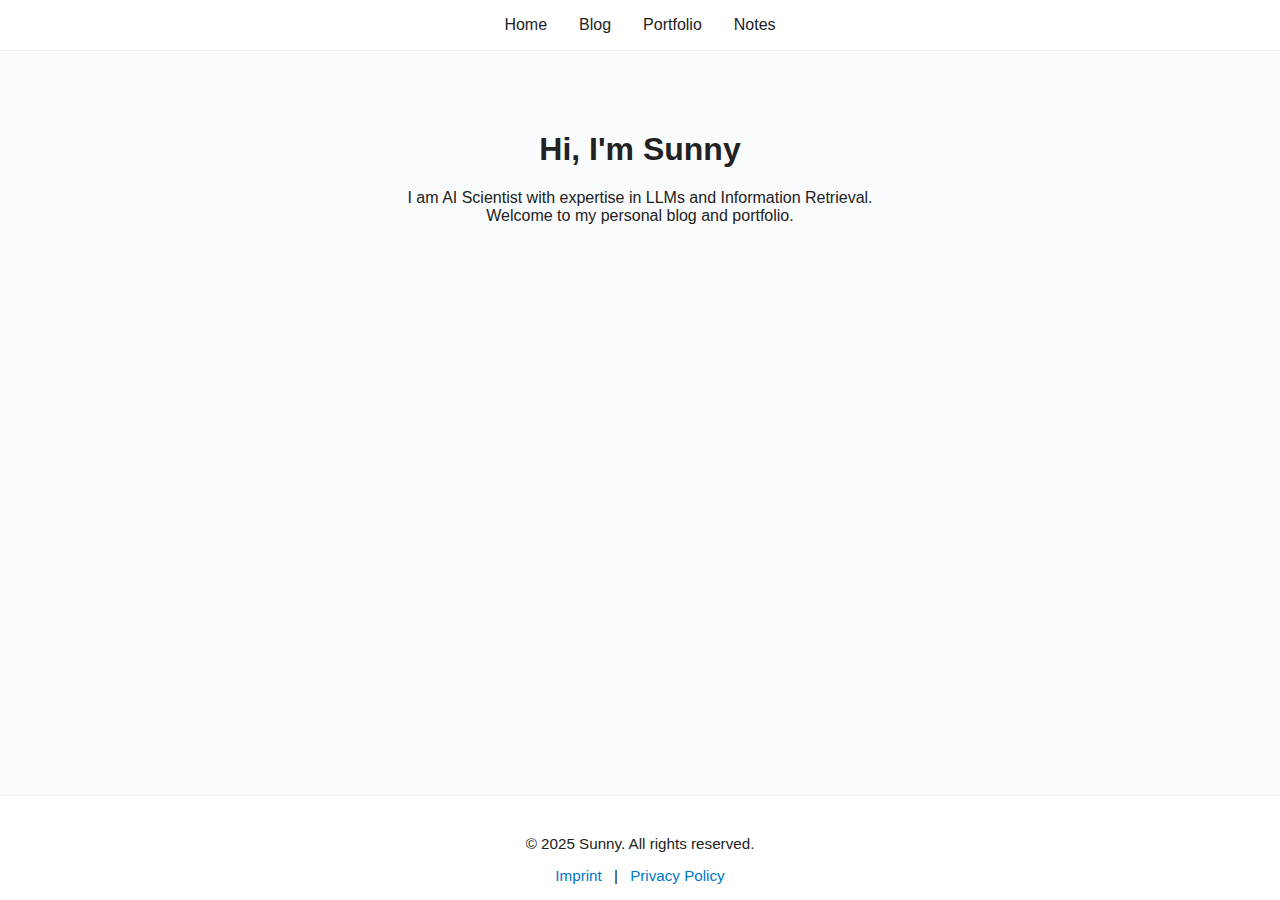
<file: index.html>
<!DOCTYPE html>
<html lang="en">
<head>
  <meta charset="UTF-8">
  <meta name="viewport" content="width=device-width, initial-scale=1.0">
  <title>Home | Personal Blog</title>
  <link rel="stylesheet" href="assets/css/style.css">
</head>
<body>
  <header>
    <nav>
      <ul>
        <li><a href="index.html">Home</a></li>
        <li><a href="blog.html">Blog</a></li>
        <li><a href="portfolio.html">Portfolio</a></li>
        <li><a href="notes.html">Notes</a></li>
      </ul>
    </nav>
  </header>
  <main>
    <section class="intro">
      <h1>Hi, I'm Sunny</h1>
      <p>I am AI Scientist with expertise in LLMs and Information Retrieval. <br> Welcome to my personal blog and portfolio.</p>
    </section>
  </main>
  <footer>
    <p>&copy; 2025 Sunny. All rights reserved.</p>
    <a href="#">Imprint</a> | <a href="#">Privacy Policy</a>
  </footer>
</body>
</html>
</file>
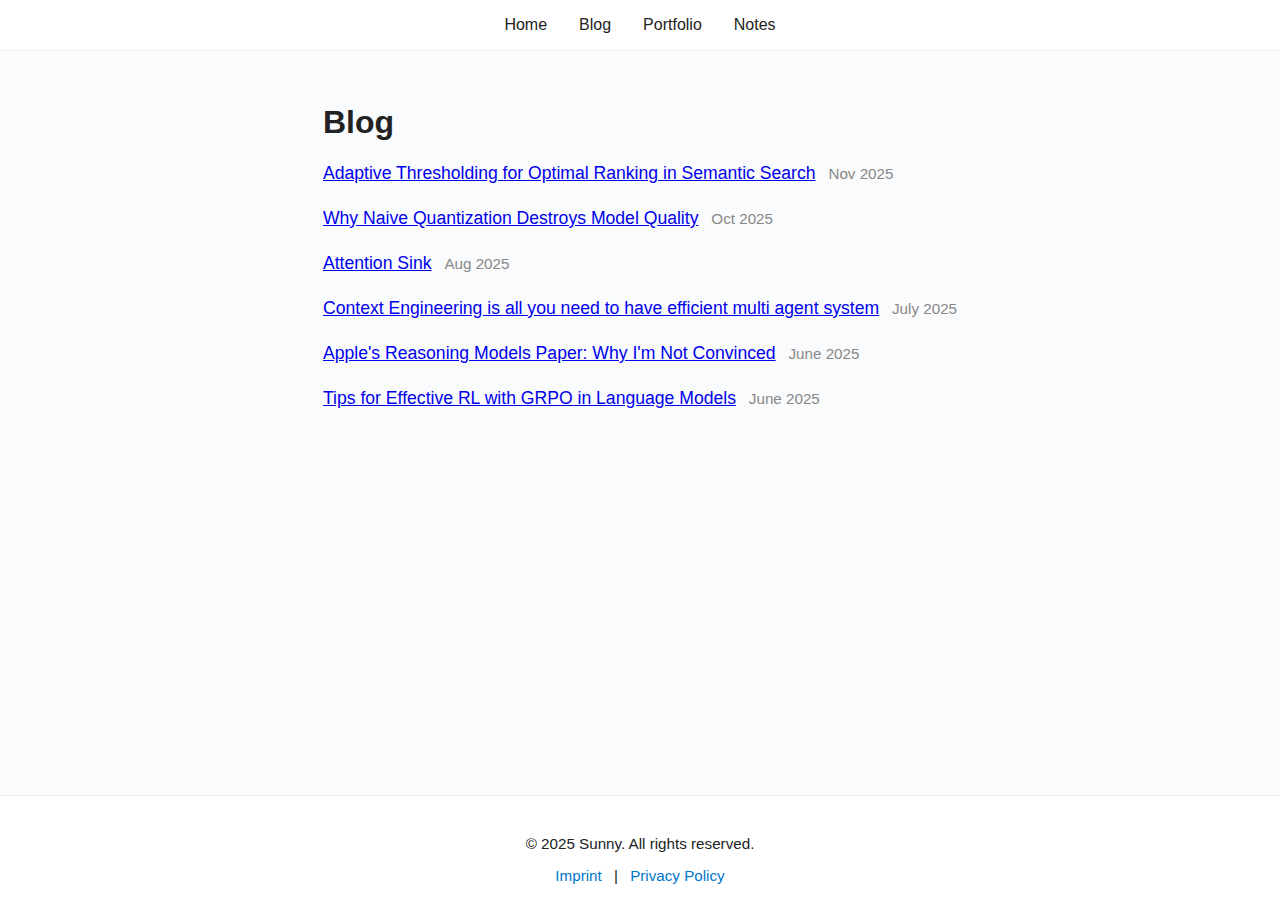
<file: blog.html>
<!DOCTYPE html>
<html lang="en">
<head>
  <meta charset="UTF-8">
  <meta name="viewport" content="width=device-width, initial-scale=1.0">
  <title>Blog | Personal Blog</title>
  <link rel="stylesheet" href="assets/css/style.css">
</head>
<body>
  <header>
    <nav>
      <ul>
        <li><a href="index.html">Home</a></li>
        <li><a href="blog.html">Blog</a></li>
        <li><a href="portfolio.html">Portfolio</a></li>
        <li><a href="notes.html">Notes</a></li>
      </ul>
    </nav>
  </header>
  <main>
    <section class="blog-list">
      <h1>Blog</h1>
      <ul>
        <li><a href="blog/adaptive_cutoff.html">Adaptive Thresholding for Optimal Ranking in Semantic Search</a> <span class="date">Nov 2025</span></li>
        <li><a href="blog/qunatization.html">Why Naive Quantization Destroys Model Quality</a> <span class="date">Oct 2025</span></li>
        <li><a href="blog/attention_sink.html">Attention Sink</a> <span class="date">Aug 2025</span></li>
        <li><a href="blog/context_engineering.html">Context Engineering is all you need to have efficient multi agent system</a> <span class="date">July 2025</span></li>
        <li><a href="blog/apple_reasoning_models.html">Apple's Reasoning Models Paper: Why I'm Not Convinced</a> <span class="date">June 2025</span></li>
        <!-- Add more blog posts here -->
        <li>
          <a href="blog/rl_grpo_tips.html">Tips for Effective RL with GRPO in Language Models</a>
          <span class="date">June 2025</span>
        </li>
      </ul>
    </section>
  </main>
  <footer>
    <p>&copy; 2025 Sunny. All rights reserved.</p>
    <a href="#">Imprint</a> | <a href="#">Privacy Policy</a>
  </footer>
</body>
</html>
</file>
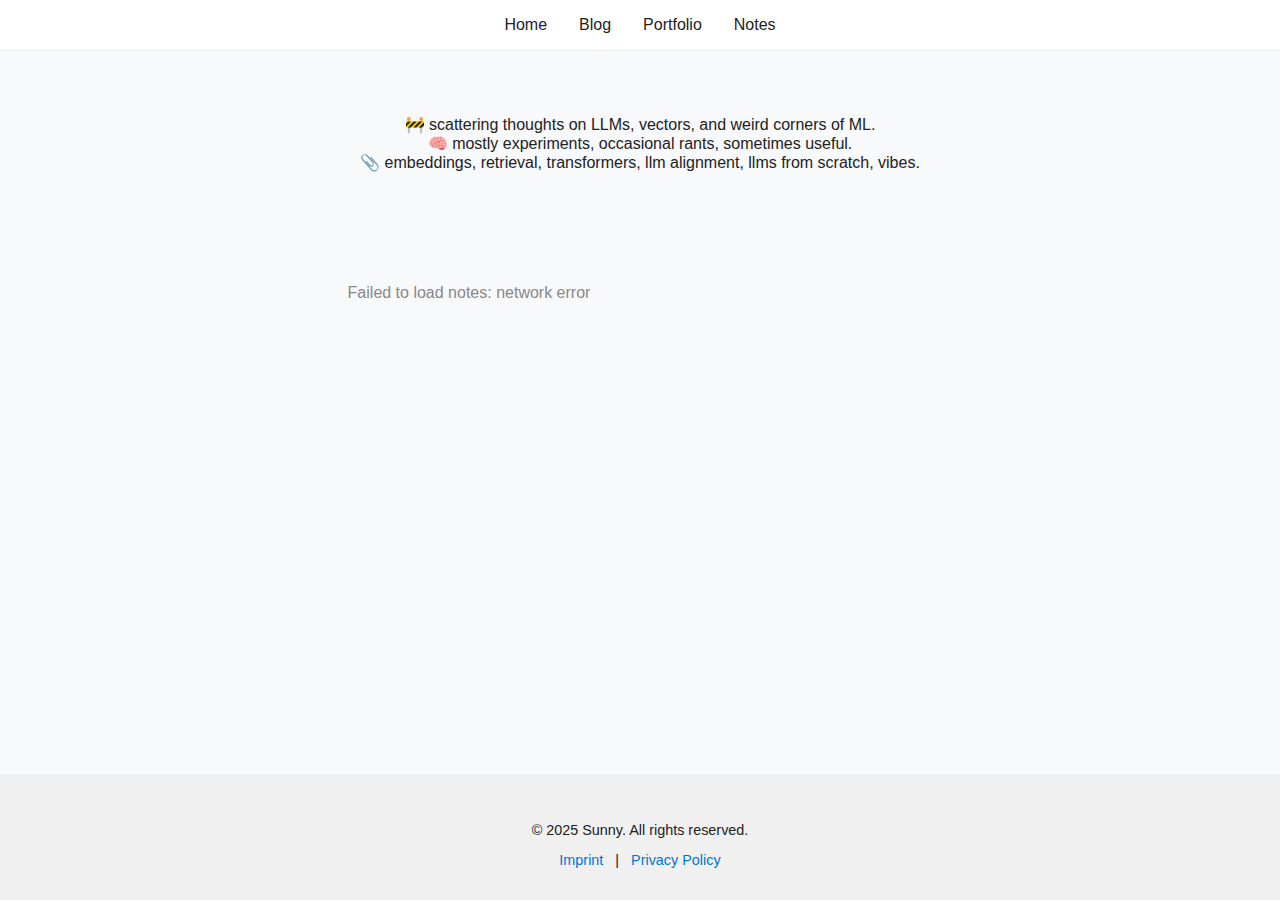
<file: notes.html>
<!DOCTYPE html>
<html lang="en">
<head>
  <meta charset="UTF-8" />
  <meta name="viewport" content="width=device-width, initial-scale=1.0"/>
  <title>Notes</title>
  <link rel="stylesheet" href="assets/css/style.css" />
  <style>
    /* ——— Global resets ——— */
    body {
      font-family: Arial, sans-serif;
      background: #f8f9fa;
      margin: 0;
      padding: 0;
    }

    /* ——— Grid container ——— */
    .notes-container {
      display: grid;
      grid-template-columns: repeat(auto-fill, minmax(240px, 1fr));
      gap: 1rem;
      max-width: 1600px;
      margin: 2rem auto;
      padding: 0 1rem;
    }

    /* ——— Cards ——— */
    .note-card {
      display: flex;
      flex-direction: column;
      background: #fff;
      border-radius: 8px;
      box-shadow: 0 2px 12px rgba(0,0,0,0.05),
                  0 1px 4px rgba(0,0,0,0.02);
      border-left: 4px solid #0077cc;
      padding: 0.75rem;
      box-sizing: border-box;
      transition: box-shadow 0.2s;
      min-height: 8rem;
      max-height: 24rem;
      overflow: hidden;               /* clip anything beyond 24rem */
    }
    .note-card:hover {
      box-shadow: 0 6px 24px rgba(0,0,0,0.1),
                  0 2px 8px rgba(0,0,0,0.04);
    }

    .note-meta {
      flex-shrink: 0;
      display: flex;
      flex-wrap: wrap;
      align-items: center;
      gap: 0.6rem;
      margin-bottom: 0.5rem;
    }
    .note-title {
      font-weight: 700;
      font-size: 1rem;
      color: #222;
      display: flex;
      align-items: center;
      gap: 0.5rem;
    }
    .note-title::before {
      content: '\1F4D1'; /* 📑 */
      font-size: 0.95rem;
      color: #0077cc;
    }
    .note-date {
      color: #0077cc;
      font-size: 0.8rem;
      display: flex;
      align-items: center;
      gap: 0.4rem;
    }
    .note-date::before {
      content: '\1F4C5'; /* 📅 */
      font-size: 0.9rem;
      color: #0077cc;
    }

    /* ——— Content clamp + toggle + scroll ——— */
    .note-content {
      font-size: 0.9rem;
      color: #333;
      line-height: 1.4;
      white-space: pre-line;
      word-break: break-word;
      overflow: hidden;
      transition: max-height 0.3s ease;
      max-height: 7em;               /* ~5 lines */
    }
    .read-more {
      margin-top: 0.5rem;
      font-size: 0.85rem;
      color: #0077cc;
      text-decoration: none;
      cursor: pointer;
      flex-shrink: 0;
    }

    /* ——— Expanded state: clamp card & scroll inner content ——— */
    .note-card.expanded .note-content {
      max-height: none;             /* remove the 5-line clamp */
      flex: 1 1 auto;               /* fill remaining card height */
      overflow-y: auto;             /* scroll if still too big */
      padding-right: 0.5rem;        /* room for scrollbar */
    }

    .loading, .error {
      text-align: center;
      color: #888;
      margin: 2rem 0;
      font-size: 1rem;
    }

    footer {
      text-align: center;
      font-size: 0.9rem;
      padding: 2rem 1rem;
      background: #f0f0f0;
    }
  </style>
</head>
<body>
  <header>
    <nav>
      <ul>
        <li><a href="index.html">Home</a></li>
        <li><a href="blog.html">Blog</a></li>
        <li><a href="portfolio.html">Portfolio</a></li>
        <li><a href="notes.html">Notes</a></li>
      </ul>
    </nav>
  </header>
  <section class="intro">
    <p>🚧 scattering thoughts on LLMs, vectors, and weird corners of ML. <br>
      🧠 mostly experiments, occasional rants, sometimes useful. <br>
      📎 embeddings, retrieval, transformers, llm alignment, llms from scratch, vibes.</p>
  </section>
  <main>
    <div class="notes-container" id="notes-container">
      <div class="loading" id="loading">Loading notes...</div>
      <div class="error" id="error" style="display:none;"></div>
    </div>
  </main>

  <footer>
    <p>&copy; 2025 Sunny. All rights reserved.</p>
    <a href="#">Imprint</a> | <a href="#">Privacy Policy</a>
  </footer>

  <script>
    const SHEET_ID       = '13YZ0bh7e0Pxnyj2psdXrJVlBIBtPwD_rTX7Ag9RmlCg';
    const notesContainer = document.getElementById('notes-container');
    const loadingDiv     = document.getElementById('loading');
    const errorDiv       = document.getElementById('error');

    window.processNotes = function(response) {
      try {
        const rows = response.table.rows || [];
        loadingDiv.style.display = 'none';
        if (!rows.length) throw new Error('No notes found.');

        rows.forEach(row => {
          const note = {};
          response.table.cols.forEach((col, i) => {
            const cell = row.c[i];
            note[col.label] = cell ? (cell.f || cell.v) : '';
          });

          const card = document.createElement('div');
          card.className = 'note-card';

          const meta = document.createElement('div');
          meta.className = 'note-meta';
          if (note.Title) {
            const h = document.createElement('div');
            h.className = 'note-title';
            h.textContent = note.Title;
            meta.appendChild(h);
          }
          if (note.Date) {
            const d = document.createElement('span');
            d.className = 'note-date';
            d.textContent = note.Date;
            meta.appendChild(d);
          }
          card.appendChild(meta);

          if (note.Content) {
            const c = document.createElement('div');
            c.className = 'note-content';
            c.textContent = note.Content;
            card.appendChild(c);

            if (note.Content.length > 200) {
              const more = document.createElement('a');
              more.className = 'read-more';
              more.textContent = 'Read more';
              more.addEventListener('click', e => {
                e.preventDefault();
                card.classList.toggle('expanded');
                more.textContent = card.classList.contains('expanded')
                  ? 'Read less'
                  : 'Read more';
              });
              card.appendChild(more);
            }
          }

          notesContainer.appendChild(card);
        });
      } catch (err) {
        loadingDiv.style.display = 'none';
        errorDiv.style.display = 'block';
        errorDiv.textContent = 'Failed to load notes: ' + err.message;
      }
    };

    (function loadJSONP() {
      const script = document.createElement('script');
      script.src = `https://docs.google.com/spreadsheets/d/${SHEET_ID}/gviz/tq?` +
                   `tqx=out:json;responseHandler:processNotes`;
      script.onerror = () => {
        loadingDiv.style.display = 'none';
        errorDiv.style.display = 'block';
        errorDiv.textContent = 'Failed to load notes: network error';
      };
      document.body.appendChild(script);
    })();
  </script>
</body>
</html>
</file>
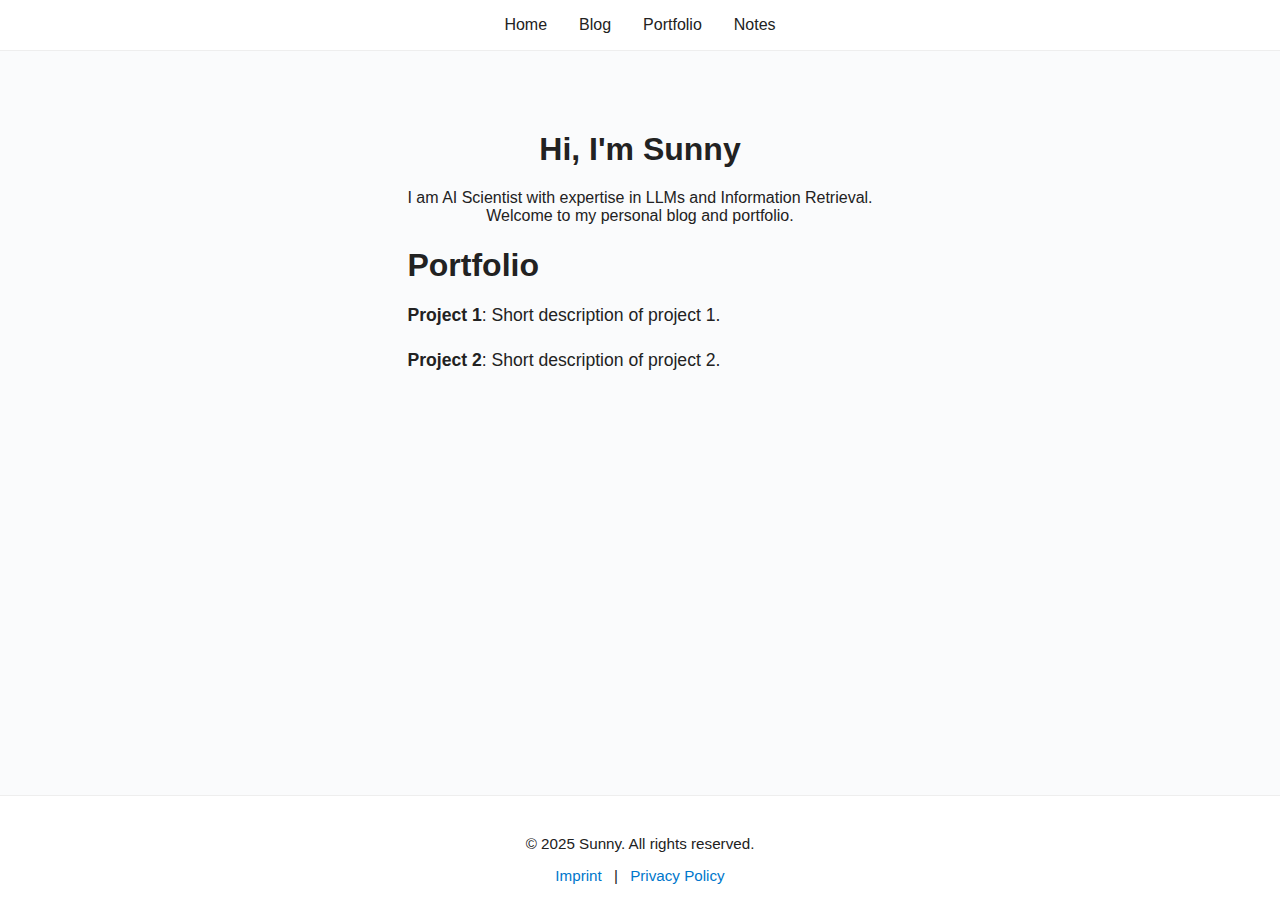
<file: portfolio.html>
<!DOCTYPE html>
<html lang="en">
<head>
  <meta charset="UTF-8">
  <meta name="viewport" content="width=device-width, initial-scale=1.0">
  <title>Portfolio | Personal Blog</title>
  <link rel="stylesheet" href="assets/css/style.css">
</head>
<body>
  <header>
    <nav>
      <ul>
        <li><a href="index.html">Home</a></li>
        <li><a href="blog.html">Blog</a></li>
        <li><a href="portfolio.html">Portfolio</a></li>
        <li><a href="notes.html">Notes</a></li>
      </ul>
    </nav>
  </header>
  <main>
    <section class="intro">
      <h1>Hi, I'm Sunny</h1>
      <p>I am AI Scientist with expertise in LLMs and Information Retrieval. <br> Welcome to my personal blog and portfolio.</p>
    </section>
    <section class="portfolio-list">
      <h1>Portfolio</h1>
      <ul>
        <li><strong>Project 1</strong>: Short description of project 1.</li>
        <li><strong>Project 2</strong>: Short description of project 2.</li>
        <!-- Add more portfolio items here -->
      </ul>
    </section>
  </main>
  <footer>
    <p>&copy; 2025 Sunny. All rights reserved.</p>
    <a href="#">Imprint</a> | <a href="#">Privacy Policy</a>
  </footer>
</body>
</html>
</file>
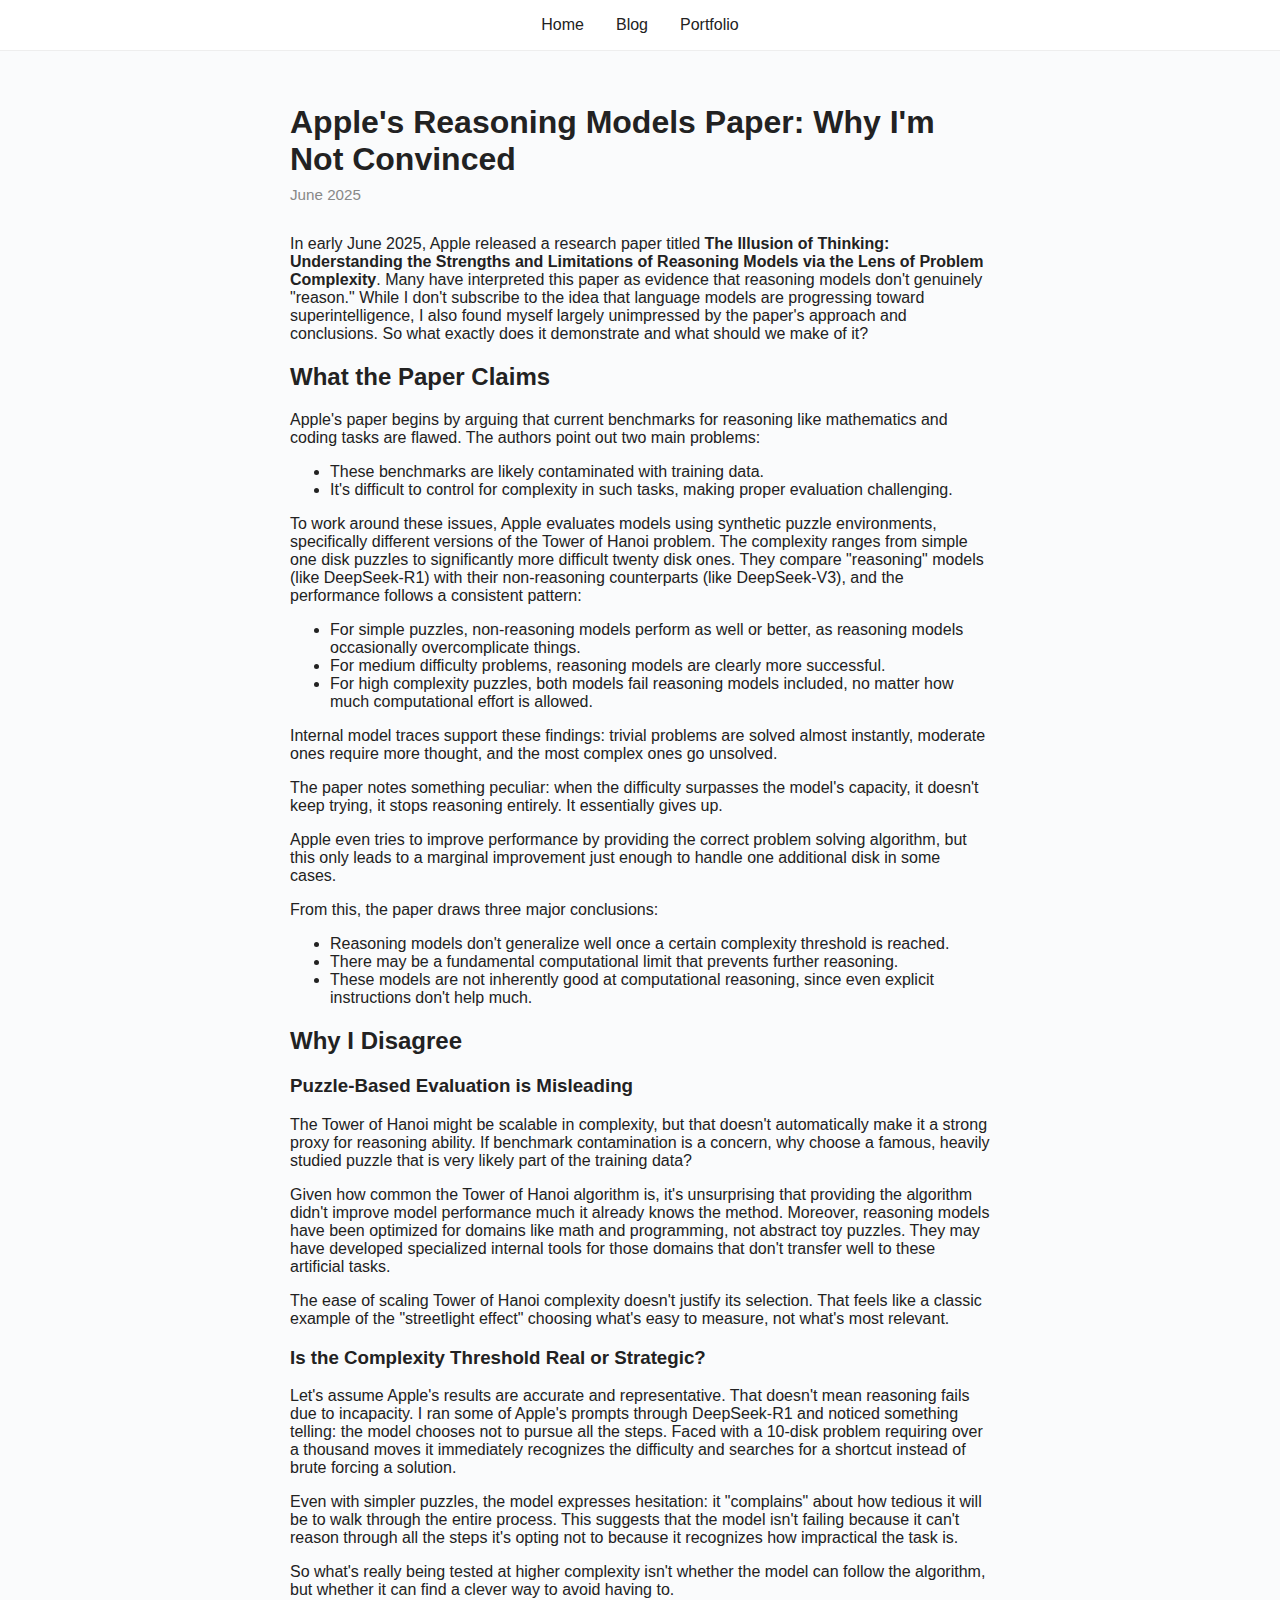
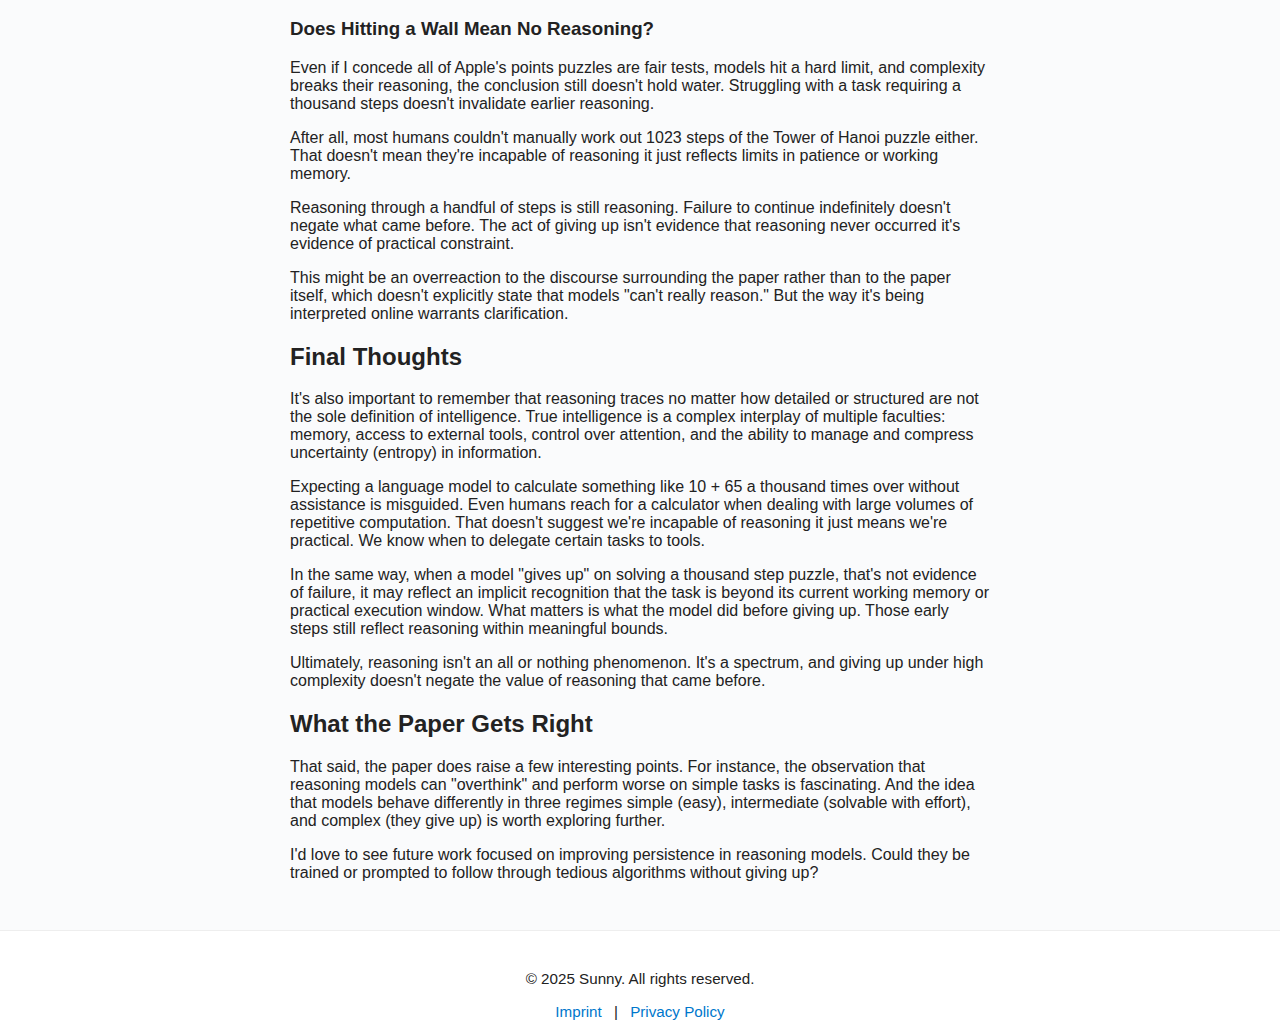
<file: blog/apple_reasoning_models.html>
<!DOCTYPE html>
<html lang="en">
<head>
  <meta charset="UTF-8">
  <meta name="viewport" content="width=device-width, initial-scale=1.0">
  <title>Apple's Reasoning Models Paper: Why I'm Not Convinced</title>
  <link rel="stylesheet" href="../assets/css/style.css">
</head>
<body>
  <header>
    <nav>
      <ul>
        <li><a href="../index.html">Home</a></li>
        <li><a href="../blog.html">Blog</a></li>
        <li><a href="../portfolio.html">Portfolio</a></li>
      </ul>
    </nav>
  </header>
  <main>
    <article class="blog-post">
      <h1>Apple's Reasoning Models Paper: Why I'm Not Convinced</h1>
      <p class="date">June 2025</p>
      <p>In early June 2025, Apple released a research paper titled <strong>The Illusion of Thinking: Understanding the Strengths and Limitations of Reasoning Models via the Lens of Problem Complexity</strong>. Many have interpreted this paper as evidence that reasoning models don't genuinely "reason." While I don't subscribe to the idea that language models are progressing toward superintelligence, I also found myself largely unimpressed by the paper's approach and conclusions. So what exactly does it demonstrate and what should we make of it?</p>
      <h2>What the Paper Claims</h2>
      <p>Apple's paper begins by arguing that current benchmarks for reasoning like mathematics and coding tasks are flawed. The authors point out two main problems:</p>
      <ul>
        <li>These benchmarks are likely contaminated with training data.</li>
        <li>It's difficult to control for complexity in such tasks, making proper evaluation challenging.</li>
      </ul>
      <p>To work around these issues, Apple evaluates models using synthetic puzzle environments, specifically different versions of the Tower of Hanoi problem. The complexity ranges from simple one disk puzzles to significantly more difficult twenty disk ones. They compare "reasoning" models (like DeepSeek-R1) with their non-reasoning counterparts (like DeepSeek-V3), and the performance follows a consistent pattern:</p>
      <ul>
        <li>For simple puzzles, non-reasoning models perform as well or better, as reasoning models occasionally overcomplicate things.</li>
        <li>For medium difficulty problems, reasoning models are clearly more successful.</li>
        <li>For high complexity puzzles, both models fail reasoning models included, no matter how much computational effort is allowed.</li>
      </ul>
      <p>Internal model traces support these findings: trivial problems are solved almost instantly, moderate ones require more thought, and the most complex ones go unsolved.</p>
      <p>The paper notes something peculiar: when the difficulty surpasses the model's capacity, it doesn't keep trying, it stops reasoning entirely. It essentially gives up.</p>
      <p>Apple even tries to improve performance by providing the correct problem solving algorithm, but this only leads to a marginal improvement just enough to handle one additional disk in some cases.</p>
      <p>From this, the paper draws three major conclusions:</p>
      <ul>
        <li>Reasoning models don't generalize well once a certain complexity threshold is reached.</li>
        <li>There may be a fundamental computational limit that prevents further reasoning.</li>
        <li>These models are not inherently good at computational reasoning, since even explicit instructions don't help much.</li>
      </ul>
      <h2>Why I Disagree</h2>
      <h3>Puzzle-Based Evaluation is Misleading</h3>
      <p>The Tower of Hanoi might be scalable in complexity, but that doesn't automatically make it a strong proxy for reasoning ability. If benchmark contamination is a concern, why choose a famous, heavily studied puzzle that is very likely part of the training data?</p>
      <p>Given how common the Tower of Hanoi algorithm is, it's unsurprising that providing the algorithm didn't improve model performance much it already knows the method. Moreover, reasoning models have been optimized for domains like math and programming, not abstract toy puzzles. They may have developed specialized internal tools for those domains that don't transfer well to these artificial tasks.</p>
      <p>The ease of scaling Tower of Hanoi complexity doesn't justify its selection. That feels like a classic example of the "streetlight effect" choosing what's easy to measure, not what's most relevant.</p>
      <h3>Is the Complexity Threshold Real or Strategic?</h3>
      <p>Let's assume Apple's results are accurate and representative. That doesn't mean reasoning fails due to incapacity. I ran some of Apple's prompts through DeepSeek-R1 and noticed something telling: the model chooses not to pursue all the steps. Faced with a 10-disk problem requiring over a thousand moves it immediately recognizes the difficulty and searches for a shortcut instead of brute forcing a solution.</p>
      <p>Even with simpler puzzles, the model expresses hesitation: it "complains" about how tedious it will be to walk through the entire process. This suggests that the model isn't failing because it can't reason through all the steps it's opting not to because it recognizes how impractical the task is.</p>
      <p>So what's really being tested at higher complexity isn't whether the model can follow the algorithm, but whether it can find a clever way to avoid having to.</p>
      <h3>Does Hitting a Wall Mean No Reasoning?</h3>
      <p>Even if I concede all of Apple's points puzzles are fair tests, models hit a hard limit, and complexity breaks their reasoning, the conclusion still doesn't hold water. Struggling with a task requiring a thousand steps doesn't invalidate earlier reasoning.</p>
      <p>After all, most humans couldn't manually work out 1023 steps of the Tower of Hanoi puzzle either. That doesn't mean they're incapable of reasoning it just reflects limits in patience or working memory.</p>
      <p>Reasoning through a handful of steps is still reasoning. Failure to continue indefinitely doesn't negate what came before. The act of giving up isn't evidence that reasoning never occurred it's evidence of practical constraint.</p>
      <p>This might be an overreaction to the discourse surrounding the paper rather than to the paper itself, which doesn't explicitly state that models "can't really reason." But the way it's being interpreted online warrants clarification.</p>
      <h2>Final Thoughts</h2>
      <p>It's also important to remember that reasoning traces no matter how detailed or structured are not the sole definition of intelligence. True intelligence is a complex interplay of multiple faculties: memory, access to external tools, control over attention, and the ability to manage and compress uncertainty (entropy) in information.</p>
      <p>Expecting a language model to calculate something like 10 + 65 a thousand times over without assistance is misguided. Even humans reach for a calculator when dealing with large volumes of repetitive computation. That doesn't suggest we're incapable of reasoning it just means we're practical. We know when to delegate certain tasks to tools.</p>
      <p>In the same way, when a model "gives up" on solving a thousand step puzzle, that's not evidence of failure, it may reflect an implicit recognition that the task is beyond its current working memory or practical execution window. What matters is what the model did before giving up. Those early steps still reflect reasoning within meaningful bounds.</p>
      <p>Ultimately, reasoning isn't an all or nothing phenomenon. It's a spectrum, and giving up under high complexity doesn't negate the value of reasoning that came before.</p>
      <h2>What the Paper Gets Right</h2>
      <p>That said, the paper does raise a few interesting points. For instance, the observation that reasoning models can "overthink" and perform worse on simple tasks is fascinating. And the idea that models behave differently in three regimes simple (easy), intermediate (solvable with effort), and complex (they give up) is worth exploring further.</p>
      <p>I'd love to see future work focused on improving persistence in reasoning models. Could they be trained or prompted to follow through tedious algorithms without giving up?</p>
    </article>
  </main>
  <footer>
    <p>&copy; 2025 Sunny. All rights reserved.</p>
    <a href="#">Imprint</a> | <a href="#">Privacy Policy</a>
  </footer>
</body>
</html>
</file>
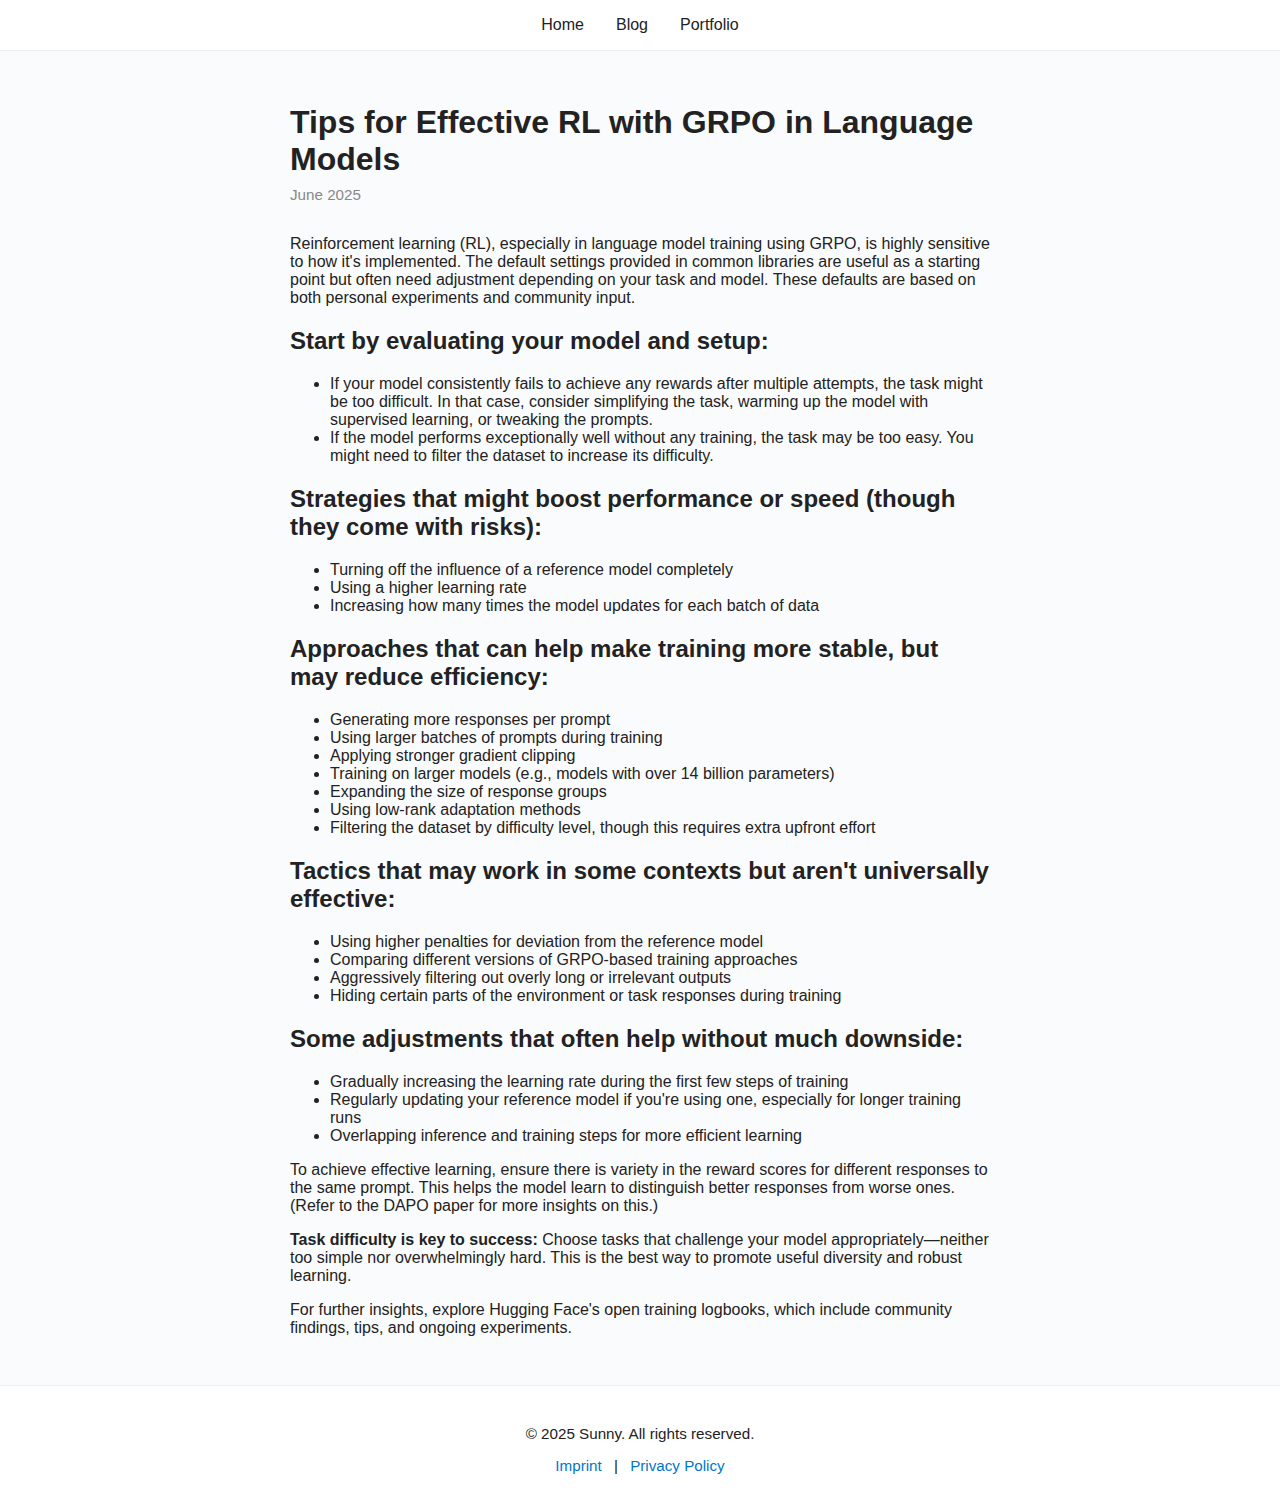
<file: blog/rl_grpo_tips.html>
<!DOCTYPE html>
<html lang="en">
<head>
  <meta charset="UTF-8">
  <meta name="viewport" content="width=device-width, initial-scale=1.0">
  <title>Tips for Effective RL with GRPO in Language Models</title>
  <link rel="stylesheet" href="../assets/css/style.css">
</head>
<body>
  <header>
    <nav>
      <ul>
        <li><a href="../index.html">Home</a></li>
        <li><a href="../blog.html">Blog</a></li>
        <li><a href="../portfolio.html">Portfolio</a></li>
      </ul>
    </nav>
  </header>
  <main>
    <article class="blog-post">
      <h1>Tips for Effective RL with GRPO in Language Models</h1>
      <p class="date">June 2025</p>
      <p>Reinforcement learning (RL), especially in language model training using GRPO, is highly sensitive to how it's implemented. The default settings provided in common libraries are useful as a starting point but often need adjustment depending on your task and model. These defaults are based on both personal experiments and community input.</p>
      <h2>Start by evaluating your model and setup:</h2>
      <ul>
        <li>If your model consistently fails to achieve any rewards after multiple attempts, the task might be too difficult. In that case, consider simplifying the task, warming up the model with supervised learning, or tweaking the prompts.</li>
        <li>If the model performs exceptionally well without any training, the task may be too easy. You might need to filter the dataset to increase its difficulty.</li>
      </ul>
      <h2>Strategies that might boost performance or speed (though they come with risks):</h2>
      <ul>
        <li>Turning off the influence of a reference model completely</li>
        <li>Using a higher learning rate</li>
        <li>Increasing how many times the model updates for each batch of data</li>
      </ul>
      <h2>Approaches that can help make training more stable, but may reduce efficiency:</h2>
      <ul>
        <li>Generating more responses per prompt</li>
        <li>Using larger batches of prompts during training</li>
        <li>Applying stronger gradient clipping</li>
        <li>Training on larger models (e.g., models with over 14 billion parameters)</li>
        <li>Expanding the size of response groups</li>
        <li>Using low-rank adaptation methods</li>
        <li>Filtering the dataset by difficulty level, though this requires extra upfront effort</li>
      </ul>
      <h2>Tactics that may work in some contexts but aren't universally effective:</h2>
      <ul>
        <li>Using higher penalties for deviation from the reference model</li>
        <li>Comparing different versions of GRPO-based training approaches</li>
        <li>Aggressively filtering out overly long or irrelevant outputs</li>
        <li>Hiding certain parts of the environment or task responses during training</li>
      </ul>
      <h2>Some adjustments that often help without much downside:</h2>
      <ul>
        <li>Gradually increasing the learning rate during the first few steps of training</li>
        <li>Regularly updating your reference model if you're using one, especially for longer training runs</li>
        <li>Overlapping inference and training steps for more efficient learning</li>
      </ul>
      <p>To achieve effective learning, ensure there is variety in the reward scores for different responses to the same prompt. This helps the model learn to distinguish better responses from worse ones. (Refer to the DAPO paper for more insights on this.)</p>
      <p><strong>Task difficulty is key to success:</strong> Choose tasks that challenge your model appropriately—neither too simple nor overwhelmingly hard. This is the best way to promote useful diversity and robust learning.</p>
      <p>For further insights, explore Hugging Face's open training logbooks, which include community findings, tips, and ongoing experiments.</p>
    </article>
  </main>
  <footer>
    <p>&copy; 2025 Sunny. All rights reserved.</p>
    <a href="#">Imprint</a> | <a href="#">Privacy Policy</a>
  </footer>
</body>
</html>
</file>
<file: assets/css/style.css>
html, body {
  height: 100%;
}
body {
  min-height: 100vh;
  display: flex;
  flex-direction: column;
  font-family: 'Segoe UI', Arial, sans-serif;
  margin: 0;
  padding: 0;
  background: #fafbfc;
  color: #222;
}
header {
  background: #fff;
  border-bottom: 1px solid #eee;
  padding: 1rem 0;
}
nav ul {
  list-style: none;
  display: flex;
  justify-content: center;
  gap: 2rem;
  margin: 0;
  padding: 0;
}
nav a {
  text-decoration: none;
  color: #222;
  font-weight: 500;
  transition: color 0.2s;
}
nav a:hover {
  color: #0077cc;
}
main {
  flex: 1 0 auto;
  max-width: 700px;
  margin: 2rem auto;
  padding: 0 1rem;
}
.intro {
  text-align: center;
  margin-top: 3rem;
}
.blog-list ul, .portfolio-list ul {
  padding: 0;
  list-style: none;
}
.blog-list li, .portfolio-list li {
  margin-bottom: 1.5rem;
  font-size: 1.1rem;
}
.blog-list .date {
  color: #888;
  font-size: 0.95rem;
  margin-left: 0.5rem;
}
.blog-post h1 {
  font-size: 2rem;
  margin-bottom: 0.5rem;
}
.blog-post p.date {
  color: #888;
  font-size: 0.95rem;
  margin-top: 0;
  margin-bottom: 2rem;
  margin-left: 0;
}
footer {
  background: #fff;
  border-top: 1px solid #eee;
  text-align: center;
  padding: 1.5rem 0 1rem 0;
  font-size: 0.95rem;
  flex-shrink: 0;
}
footer a {
  color: #0077cc;
  text-decoration: none;
  margin: 0 0.5rem;
}
footer a:hover {
  text-decoration: underline;
}
@media (max-width: 600px) {
  nav ul {
    flex-direction: column;
    gap: 1rem;
  }
  main {
    padding: 0 0.5rem;
  }
  .intro {
    margin-top: 1.5rem;
  }
}
</file>
